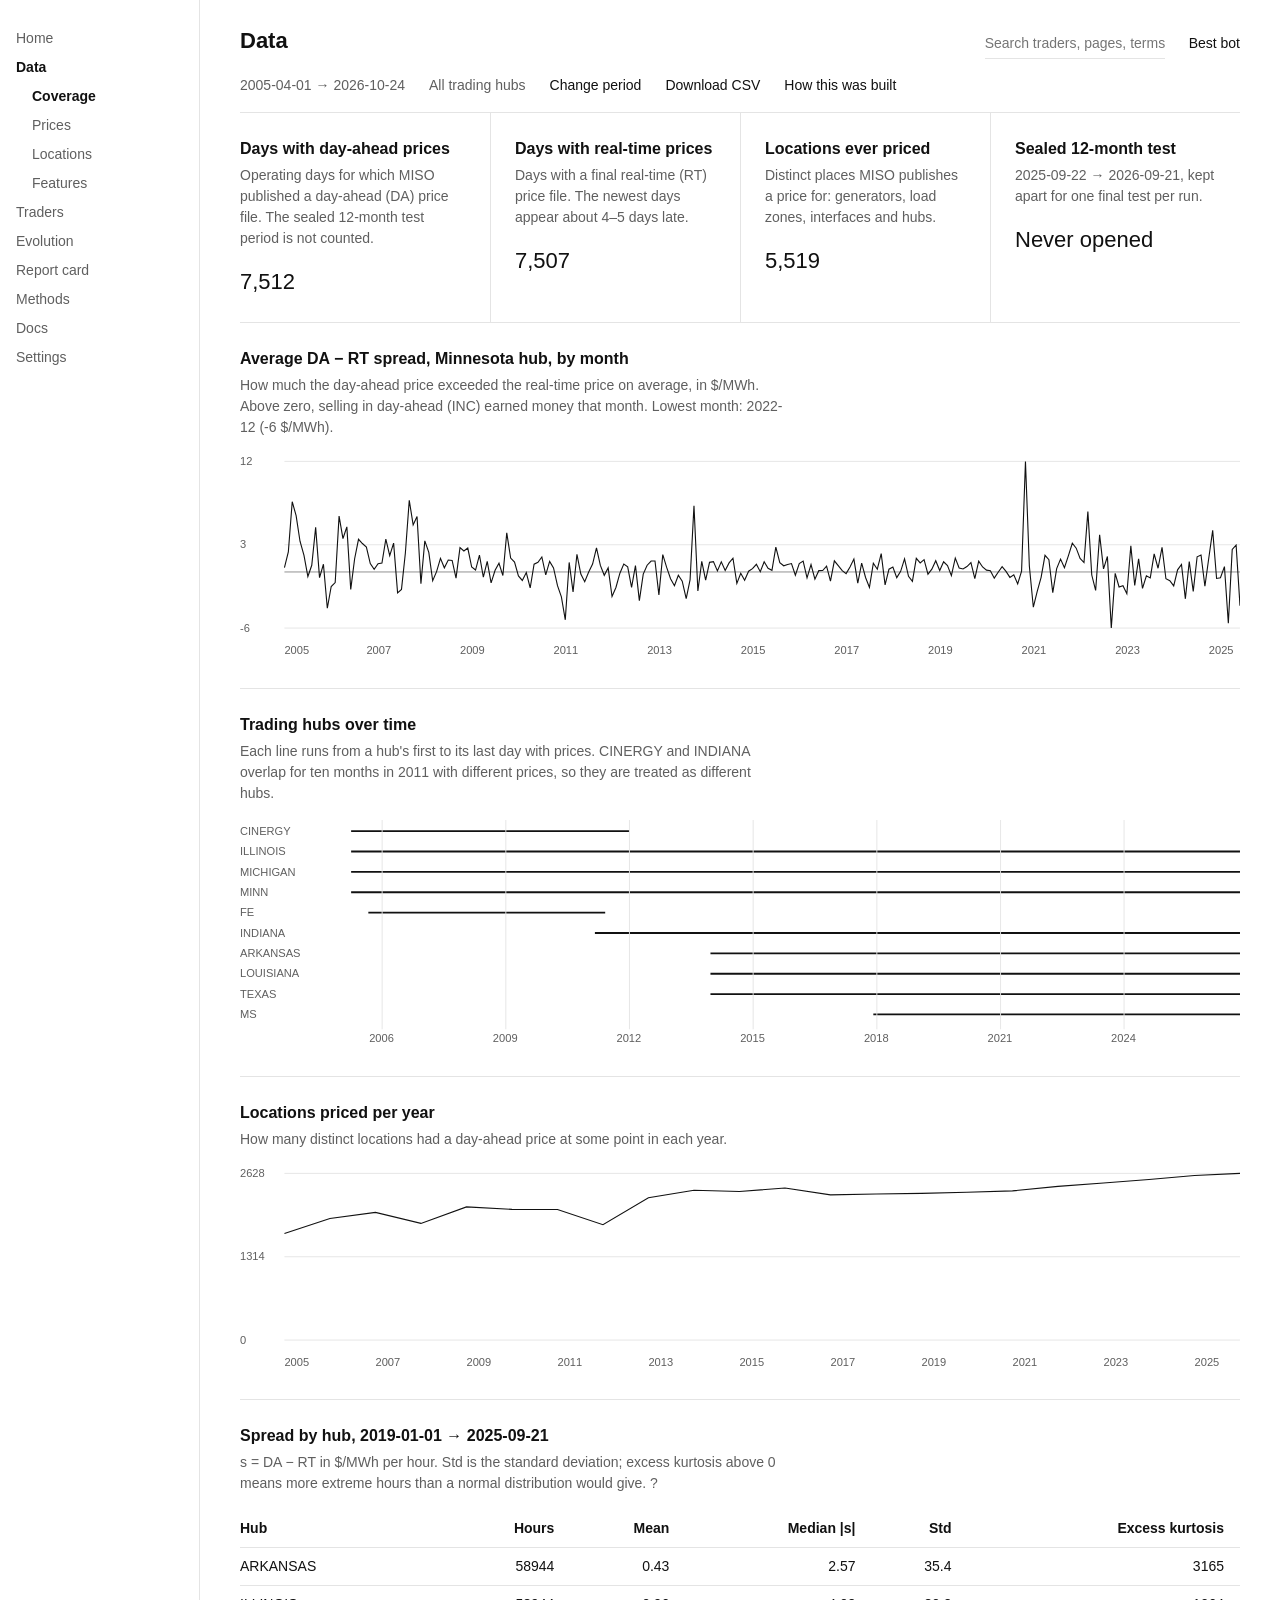
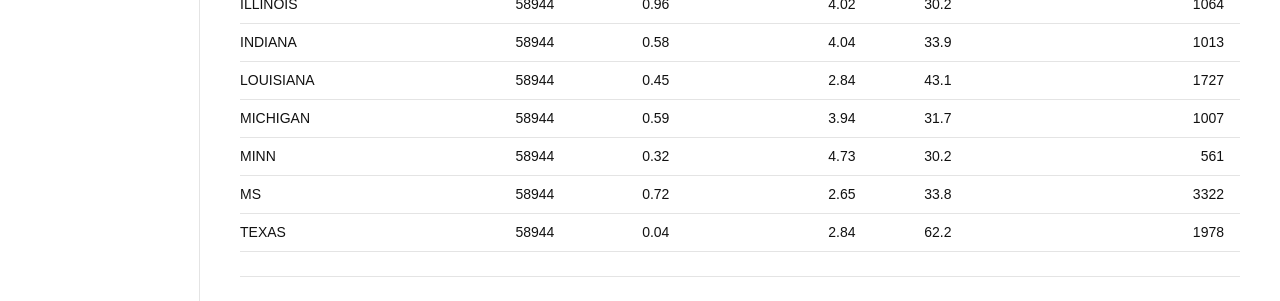
<file: docs/design/preview_data_page.html>
<!doctype html>
<html lang="en"><head><meta charset="utf-8">
<meta name="viewport" content="width=device-width, initial-scale=1">
<title>evobots · Data (style preview)</title>
<!-- Preview of the M2 Data page. Generated by tools/build_design_preview.py from data/store/.
     Style rules: docs/design_rationale.md part E. Theme: docs/design/theme.css (inlined). -->
<style>/* evobots theme: every colour, font, size and spacing value lives here (docs/design_spec.md §14.5).
   Moves to src/evobots/app/static/theme.css at M1.5. Change a value here and every page follows.
   Rules: white surfaces only, no fills, no shadows, no rounded boxes; links are words. */

:root {
  /* Colours: ink, one secondary text tone, hairlines, white, and one signal colour. */
  --colour-ink: #111111;              /* text, chart lines, active navigation */
  --colour-secondary-text: #5f5f5f;   /* one-line descriptions, axis labels */
  --colour-hairline: #e4e4e4;         /* rules between sections, gridlines */
  --colour-background: #ffffff;       /* the only surface colour */
  --colour-signal: #a3271f;           /* reserved for losses and deaths */

  /* Type: system fonts only, so the app works offline (docs/design_spec.md §14.4). */
  --font-family: -apple-system, "Segoe UI", Roboto, "Helvetica Neue", Arial, sans-serif;
  --font-size-small: 12px;
  --font-size-body: 14px;
  --font-size-label: 16px;
  --font-size-title: 22px;
  --line-height: 1.5;

  /* Spacing scale. */
  --space-1: 4px;
  --space-2: 8px;
  --space-3: 16px;
  --space-4: 24px;
  --space-5: 40px;

  --navigation-width: 200px;
}

* { box-sizing: border-box; }

body {
  margin: 0;
  background: var(--colour-background);
  color: var(--colour-ink);
  font-family: var(--font-family);
  font-size: var(--font-size-body);
  line-height: var(--line-height);
}

a { color: var(--colour-ink); text-decoration: none; }
a:hover, a:focus-visible { text-decoration: underline; }

.layout { display: flex; min-height: 100vh; }

.navigation {
  width: var(--navigation-width);
  padding: var(--space-4) var(--space-3);
  border-right: 1px solid var(--colour-hairline);
  flex-shrink: 0;
}
.navigation a { display: block; padding: var(--space-1) 0; color: var(--colour-secondary-text); }
.navigation a.is-active { color: var(--colour-ink); font-weight: 600; }
.navigation .sub { padding-left: var(--space-3); }

.content { flex: 1; padding: var(--space-4) var(--space-5); max-width: 1200px; }

.top { display: flex; align-items: baseline; justify-content: space-between; gap: var(--space-4); }
.top h1 { font-size: var(--font-size-title); font-weight: 600; margin: 0; }
.top .actions { display: flex; gap: var(--space-4); align-items: baseline; }
.search { border: none; border-bottom: 1px solid var(--colour-hairline); font: inherit; padding: var(--space-1) 0; width: 180px; background: transparent; }

.filters {
  display: flex; gap: var(--space-4); padding: var(--space-3) 0;
  border-bottom: 1px solid var(--colour-hairline); color: var(--colour-secondary-text);
}

.section { padding: var(--space-4) 0; border-bottom: 1px solid var(--colour-hairline); }
.section h2, .metric h2 { font-size: var(--font-size-label); font-weight: 600; margin: 0; }
.description { color: var(--colour-secondary-text); margin: var(--space-1) 0 var(--space-3); max-width: 70ch; }

.metrics { display: grid; grid-template-columns: repeat(auto-fit, minmax(200px, 1fr)); }
.metric { padding: var(--space-4) var(--space-4) var(--space-4) 0; border-bottom: 1px solid var(--colour-hairline); }
.metric + .metric { padding-left: var(--space-4); border-left: 1px solid var(--colour-hairline); }
.metric .value { font-size: var(--font-size-title); font-variant-numeric: tabular-nums; margin-top: var(--space-3); }

table { border-collapse: collapse; width: 100%; font-variant-numeric: tabular-nums; }
th, td { text-align: left; padding: var(--space-2) var(--space-3) var(--space-2) 0; border-bottom: 1px solid var(--colour-hairline); }
th { font-weight: 600; }
td.number, th.number { text-align: right; }

.negative { color: var(--colour-signal); }
.help { color: var(--colour-secondary-text); cursor: help; }
svg text { font-family: var(--font-family); font-size: var(--font-size-small); fill: var(--colour-secondary-text); }
</style></head>
<body><div class="layout">
<nav class="navigation" aria-label="Main">
  <a href="#">Home</a>
  <a href="#" class="is-active">Data</a>
  <div class="sub"><a href="#" class="is-active">Coverage</a><a href="#">Prices</a><a href="#">Locations</a><a href="#">Features</a></div>
  <a href="#">Traders</a>
  <a href="#">Evolution</a>
  <a href="#">Report card</a>
  <a href="#">Methods</a>
  <a href="#">Docs</a>
  <a href="#">Settings</a>
</nav>
<main class="content">
  <div class="top"><h1>Data</h1>
    <div class="actions"><input class="search" placeholder="Search traders, pages, terms" aria-label="Search">
    <a href="#">Best bot</a></div></div>
  <div class="filters"><span>2005-04-01 → 2026-10-24</span><span>All trading hubs</span>
    <a href="#">Change period</a><a href="#">Download CSV</a><a href="#">How this was built</a></div>

  <div class="metrics">
    <div class="metric"><h2>Days with day-ahead prices</h2>
      <p class="description">Operating days for which MISO published a day-ahead (DA) price file. The sealed 12-month test period is not counted.</p>
      <div class="value">7,512</div></div>
    <div class="metric"><h2>Days with real-time prices</h2>
      <p class="description">Days with a final real-time (RT) price file. The newest days appear about 4–5 days late.</p>
      <div class="value">7,507</div></div>
    <div class="metric"><h2>Locations ever priced</h2>
      <p class="description">Distinct places MISO publishes a price for: generators, load zones, interfaces and hubs.</p>
      <div class="value">5,519</div></div>
    <div class="metric"><h2>Sealed 12-month test</h2>
      <p class="description">2025-09-22 → 2026-09-21, kept apart for one final test per run.</p>
      <div class="value">Never opened</div></div>
  </div>

  <section class="section"><h2>Average DA − RT spread, Minnesota hub, by month</h2>
    <p class="description">How much the day-ahead price exceeded the real-time price on average, in $/MWh. Above zero, selling in day-ahead (INC) earned money that month. Lowest month: 2022-12 (-6 $/MWh).</p>
    <svg viewBox="0 0 1080 220" width="100%" role="img"><line x1="48" x2="1080" y1="188.0" y2="188.0" stroke="var(--colour-hairline)"/><text x="0" y="192.0">-6</text><line x1="48" x2="1080" y1="98.0" y2="98.0" stroke="var(--colour-hairline)"/><text x="0" y="102.0">3</text><line x1="48" x2="1080" y1="8.0" y2="8.0" stroke="var(--colour-hairline)"/><text x="0" y="12.0">12</text><line x1="48" x2="1080" y1="127.4" y2="127.4" stroke="var(--colour-ink)" stroke-width="0.5"/><path d="M48.0,122.7 L52.2,105.8 L56.4,51.5 L60.6,66.6 L64.8,94.2 L69.1,109.5 L73.3,132.3 L77.5,120.2 L81.7,79.2 L85.9,133.5 L90.1,119.1 L94.3,166.6 L98.5,143.1 L102.8,138.9 L107.0,67.1 L111.2,91.3 L115.4,78.7 L119.6,146.2 L123.8,113.1 L128.0,92.1 L132.2,96.7 L136.5,100.5 L140.7,118.3 L144.9,124.6 L149.1,118.5 L153.3,117.7 L157.5,92.0 L161.7,109.7 L165.9,96.3 L170.2,149.9 L174.4,146.2 L178.6,106.9 L182.8,50.0 L187.0,76.6 L191.2,67.5 L195.4,140.1 L199.6,93.8 L203.9,106.2 L208.1,136.9 L212.3,127.0 L216.5,112.7 L220.7,122.9 L224.9,114.5 L229.1,115.0 L233.3,134.0 L237.6,101.1 L241.8,104.7 L246.0,101.6 L250.2,122.1 L254.4,125.3 L258.6,109.1 L262.8,132.9 L267.0,115.9 L271.2,139.2 L275.5,125.6 L279.7,118.0 L283.9,131.3 L288.1,85.2 L292.3,112.4 L296.5,116.8 L300.7,131.7 L304.9,136.6 L309.2,128.1 L313.4,144.7 L317.6,119.0 L321.8,117.0 L326.0,111.2 L330.2,130.5 L334.4,116.0 L338.6,123.1 L342.9,142.2 L347.1,154.3 L351.3,179.1 L355.5,117.1 L359.7,148.9 L363.9,108.3 L368.1,129.6 L372.3,138.0 L376.6,127.5 L380.8,118.9 L385.0,101.3 L389.2,120.3 L393.4,131.0 L397.6,123.0 L401.8,153.9 L406.0,144.2 L410.3,128.7 L414.5,118.9 L418.7,121.8 L422.9,144.0 L427.1,120.5 L431.3,158.4 L435.5,129.7 L439.7,120.1 L444.0,115.6 L448.2,115.5 L452.4,152.1 L456.6,108.7 L460.8,122.5 L465.0,134.7 L469.2,142.2 L473.4,131.0 L477.6,137.4 L481.9,156.2 L486.1,135.6 L490.3,55.9 L494.5,148.0 L498.7,116.0 L502.9,136.1 L507.1,117.0 L511.3,116.2 L515.6,126.3 L519.8,116.5 L524.0,125.8 L528.2,117.6 L532.4,112.6 L536.6,139.8 L540.8,128.8 L545.0,136.3 L549.3,126.6 L553.5,123.8 L557.7,119.1 L561.9,127.2 L566.1,116.4 L570.3,123.4 L574.5,125.6 L578.7,100.5 L583.0,117.4 L587.2,120.7 L591.4,119.3 L595.6,118.3 L599.8,130.9 L604.0,118.4 L608.2,115.7 L612.4,133.7 L616.7,119.5 L620.9,135.2 L625.1,126.0 L629.3,125.9 L633.5,121.2 L637.7,137.3 L641.9,115.4 L646.1,120.6 L650.4,126.0 L654.6,129.2 L658.8,122.0 L663.0,113.5 L667.2,139.5 L671.4,117.8 L675.6,133.4 L679.8,144.1 L684.0,117.9 L688.3,124.4 L692.5,107.6 L696.7,141.4 L700.9,124.4 L705.1,122.0 L709.3,133.5 L713.5,126.7 L717.7,113.2 L722.0,132.1 L726.2,137.6 L730.4,112.7 L734.6,117.6 L738.8,114.1 L743.0,129.8 L747.2,124.4 L751.4,115.3 L755.7,125.9 L759.9,116.4 L764.1,120.6 L768.3,131.4 L772.5,112.4 L776.7,123.2 L780.9,124.2 L785.1,121.6 L789.4,117.2 L793.6,134.7 L797.8,115.8 L802.0,122.0 L806.2,125.4 L810.4,126.1 L814.6,134.1 L818.8,127.7 L823.1,121.6 L827.3,126.8 L831.5,133.3 L835.7,130.4 L839.9,140.3 L844.1,126.6 L848.3,8.0 L852.5,120.9 L856.8,165.5 L861.0,148.4 L865.2,133.2 L869.4,109.4 L873.6,114.1 L877.8,149.7 L882.0,123.7 L886.2,113.5 L890.4,122.9 L894.7,109.7 L898.9,96.4 L903.1,101.7 L907.3,112.7 L911.5,117.2 L915.7,62.2 L919.9,130.7 L924.1,147.4 L928.4,87.3 L932.6,124.1 L936.8,110.7 L941.0,188.0 L945.2,128.9 L949.4,143.6 L953.6,142.3 L957.8,150.9 L962.1,99.2 L966.3,142.0 L970.5,113.2 L974.7,145.1 L978.9,131.5 L983.1,133.8 L987.3,107.8 L991.5,123.4 L995.8,100.9 L1000.0,134.7 L1004.2,136.8 L1008.4,142.5 L1012.6,125.1 L1016.8,119.3 L1021.0,156.4 L1025.2,116.1 L1029.5,148.3 L1033.7,111.0 L1037.9,109.1 L1042.1,142.8 L1046.3,112.3 L1050.5,82.5 L1054.7,134.4 L1058.9,133.7 L1063.2,121.6 L1067.4,182.8 L1071.6,103.0 L1075.8,98.3 L1080.0,163.9" fill="none" stroke="var(--colour-ink)" stroke-width="1.2"/><text x="48.0" y="216">2005</text><text x="136.5" y="216">2007</text><text x="237.6" y="216">2009</text><text x="338.6" y="216">2011</text><text x="439.7" y="216">2013</text><text x="540.8" y="216">2015</text><text x="641.9" y="216">2017</text><text x="743.0" y="216">2019</text><text x="844.1" y="216">2021</text><text x="945.2" y="216">2023</text><text x="1046.3" y="216">2025</text></svg></section>

  <section class="section"><h2>Trading hubs over time</h2>
    <p class="description">Each line runs from a hub's first to its last day with prices. CINERGY and INDIANA overlap for ten months in 2011 with different prices, so they are treated as different hubs.</p>
    <svg viewBox="0 0 1080 244" width="100%" role="img"><text x="0" y="16">CINERGY</text><line x1="120.0" x2="420.5" y1="12" y2="12" stroke="var(--colour-ink)" stroke-width="2"/><text x="0" y="38">ILLINOIS</text><line x1="120.0" x2="1080.0" y1="34" y2="34" stroke="var(--colour-ink)" stroke-width="2"/><text x="0" y="60">MICHIGAN</text><line x1="120.0" x2="1080.0" y1="56" y2="56" stroke="var(--colour-ink)" stroke-width="2"/><text x="0" y="82">MINN</text><line x1="120.0" x2="1080.0" y1="78" y2="78" stroke="var(--colour-ink)" stroke-width="2"/><text x="0" y="104">FE</text><line x1="138.6" x2="394.4" y1="100" y2="100" stroke="var(--colour-ink)" stroke-width="2"/><text x="0" y="126">INDIANA</text><line x1="383.3" x2="1080.0" y1="122" y2="122" stroke="var(--colour-ink)" stroke-width="2"/><text x="0" y="148">ARKANSAS</text><line x1="508.1" x2="1080.0" y1="144" y2="144" stroke="var(--colour-ink)" stroke-width="2"/><text x="0" y="170">LOUISIANA</text><line x1="508.1" x2="1080.0" y1="166" y2="166" stroke="var(--colour-ink)" stroke-width="2"/><text x="0" y="192">TEXAS</text><line x1="508.1" x2="1080.0" y1="188" y2="188" stroke="var(--colour-ink)" stroke-width="2"/><text x="0" y="214">MS</text><line x1="684.0" x2="1080.0" y1="210" y2="210" stroke="var(--colour-ink)" stroke-width="2"/><line x1="153.5" x2="153.5" y1="0" y2="226" stroke="var(--colour-hairline)"/><text x="139.5" y="240">2006</text><line x1="287.1" x2="287.1" y1="0" y2="226" stroke="var(--colour-hairline)"/><text x="273.1" y="240">2009</text><line x1="420.6" x2="420.6" y1="0" y2="226" stroke="var(--colour-hairline)"/><text x="406.6" y="240">2012</text><line x1="554.2" x2="554.2" y1="0" y2="226" stroke="var(--colour-hairline)"/><text x="540.2" y="240">2015</text><line x1="687.8" x2="687.8" y1="0" y2="226" stroke="var(--colour-hairline)"/><text x="673.8" y="240">2018</text><line x1="821.4" x2="821.4" y1="0" y2="226" stroke="var(--colour-hairline)"/><text x="807.4" y="240">2021</text><line x1="954.8" x2="954.8" y1="0" y2="226" stroke="var(--colour-hairline)"/><text x="940.8" y="240">2024</text></svg></section>

  <section class="section"><h2>Locations priced per year</h2>
    <p class="description">How many distinct locations had a day-ahead price at some point in each year.</p>
    <svg viewBox="0 0 1080 220" width="100%" role="img"><line x1="48" x2="1080" y1="188.0" y2="188.0" stroke="var(--colour-hairline)"/><text x="0" y="192.0">0</text><line x1="48" x2="1080" y1="98.0" y2="98.0" stroke="var(--colour-hairline)"/><text x="0" y="102.0">1314</text><line x1="48" x2="1080" y1="8.0" y2="8.0" stroke="var(--colour-hairline)"/><text x="0" y="12.0">2628</text><path d="M48.0,72.9 L97.1,56.7 L146.3,50.1 L195.4,62.0 L244.6,44.2 L293.7,46.8 L342.9,47.0 L392.0,63.4 L441.1,34.2 L490.3,26.2 L539.4,27.6 L588.6,23.8 L637.7,31.2 L686.9,30.2 L736.0,29.6 L785.1,28.4 L834.3,26.9 L883.4,22.0 L932.6,18.3 L981.7,14.6 L1030.9,10.3 L1080.0,8.0" fill="none" stroke="var(--colour-ink)" stroke-width="1.2"/><text x="48.0" y="216">2005</text><text x="146.3" y="216">2007</text><text x="244.6" y="216">2009</text><text x="342.9" y="216">2011</text><text x="441.1" y="216">2013</text><text x="539.4" y="216">2015</text><text x="637.7" y="216">2017</text><text x="736.0" y="216">2019</text><text x="834.3" y="216">2021</text><text x="932.6" y="216">2023</text><text x="1030.9" y="216">2025</text></svg></section>

  <section class="section"><h2>Spread by hub, 2019-01-01 → 2025-09-21</h2>
    <p class="description">s = DA − RT in $/MWh per hour. Std is the standard deviation; excess kurtosis above 0 means more extreme hours than a normal distribution would give. <a href="#" class="help" title="Glossary: spread, kurtosis">?</a></p>
    <table><thead><tr><th>Hub</th><th class="number">Hours</th><th class="number">Mean</th><th class="number">Median |s|</th><th class="number">Std</th><th class="number">Excess kurtosis</th></tr></thead>
    <tbody><tr><td>ARKANSAS</td><td class="number">58944</td><td class="number">0.43</td><td class="number">2.57</td><td class="number">35.4</td><td class="number">3165</td></tr><tr><td>ILLINOIS</td><td class="number">58944</td><td class="number">0.96</td><td class="number">4.02</td><td class="number">30.2</td><td class="number">1064</td></tr><tr><td>INDIANA</td><td class="number">58944</td><td class="number">0.58</td><td class="number">4.04</td><td class="number">33.9</td><td class="number">1013</td></tr><tr><td>LOUISIANA</td><td class="number">58944</td><td class="number">0.45</td><td class="number">2.84</td><td class="number">43.1</td><td class="number">1727</td></tr><tr><td>MICHIGAN</td><td class="number">58944</td><td class="number">0.59</td><td class="number">3.94</td><td class="number">31.7</td><td class="number">1007</td></tr><tr><td>MINN</td><td class="number">58944</td><td class="number">0.32</td><td class="number">4.73</td><td class="number">30.2</td><td class="number">561</td></tr><tr><td>MS</td><td class="number">58944</td><td class="number">0.72</td><td class="number">2.65</td><td class="number">33.8</td><td class="number">3322</td></tr><tr><td>TEXAS</td><td class="number">58944</td><td class="number">0.04</td><td class="number">2.84</td><td class="number">62.2</td><td class="number">1978</td></tr></tbody></table></section>
</main></div></body></html>
</file>
